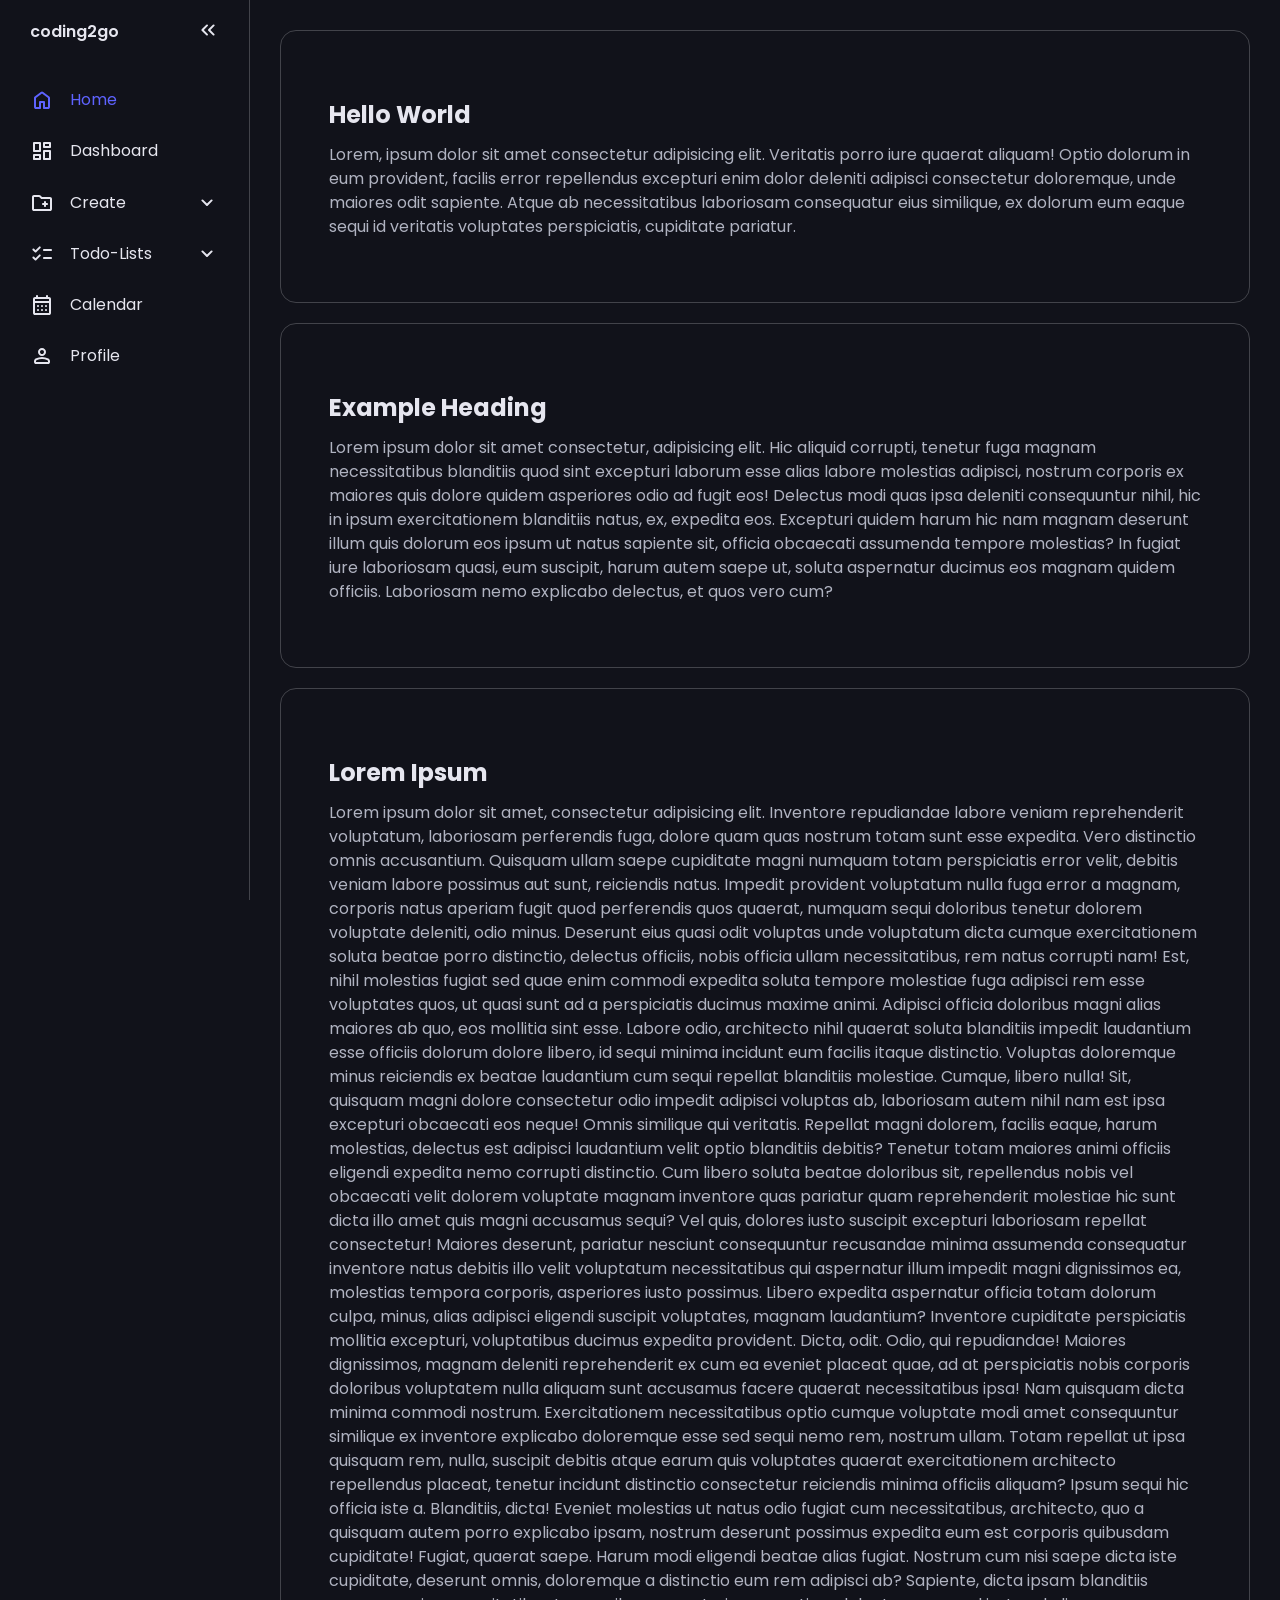
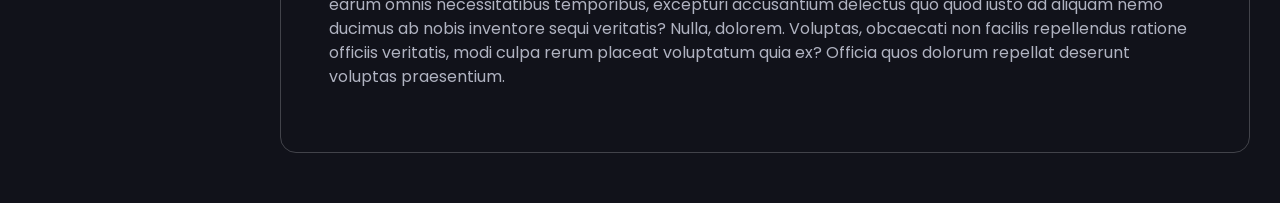
<file: E-Coding2GO/sidebar-menu/index.html>
<!DOCTYPE html>
<html lang="en">
<head>
  <meta charset="UTF-8">
  <meta name="viewport" content="width=device-width, initial-scale=1.0">
  <title>Home</title>
  <link rel="stylesheet" href="style.css">
  <script type="text/javascript" src="app.js" defer></script>
</head>
<body>
  <nav id="sidebar">
    <ul>
      <li>
        <span class="logo">coding2go</span>
        <button onclick=toggleSidebar() id="toggle-btn">
          <svg xmlns="http://www.w3.org/2000/svg" height="24px" viewBox="0 -960 960 960" width="24px" fill="#e8eaed"><path d="m313-480 155 156q11 11 11.5 27.5T468-268q-11 11-28 11t-28-11L228-452q-6-6-8.5-13t-2.5-15q0-8 2.5-15t8.5-13l184-184q11-11 27.5-11.5T468-692q11 11 11 28t-11 28L313-480Zm264 0 155 156q11 11 11.5 27.5T732-268q-11 11-28 11t-28-11L492-452q-6-6-8.5-13t-2.5-15q0-8 2.5-15t8.5-13l184-184q11-11 27.5-11.5T732-692q11 11 11 28t-11 28L577-480Z"/></svg>
        </button>
      </li>
      <li class="active">
        <a href="index.html">
          <svg xmlns="http://www.w3.org/2000/svg" height="24px" viewBox="0 -960 960 960" width="24px" fill="#e8eaed"><path d="M240-200h120v-200q0-17 11.5-28.5T400-440h160q17 0 28.5 11.5T600-400v200h120v-360L480-740 240-560v360Zm-80 0v-360q0-19 8.5-36t23.5-28l240-180q21-16 48-16t48 16l240 180q15 11 23.5 28t8.5 36v360q0 33-23.5 56.5T720-120H560q-17 0-28.5-11.5T520-160v-200h-80v200q0 17-11.5 28.5T400-120H240q-33 0-56.5-23.5T160-200Zm320-270Z"/></svg>
          <span>Home</span>
        </a>
      </li>
      <li>
        <a href="dashboard.html">
          <svg xmlns="http://www.w3.org/2000/svg" height="24px" viewBox="0 -960 960 960" width="24px" fill="#e8eaed"><path d="M520-640v-160q0-17 11.5-28.5T560-840h240q17 0 28.5 11.5T840-800v160q0 17-11.5 28.5T800-600H560q-17 0-28.5-11.5T520-640ZM120-480v-320q0-17 11.5-28.5T160-840h240q17 0 28.5 11.5T440-800v320q0 17-11.5 28.5T400-440H160q-17 0-28.5-11.5T120-480Zm400 320v-320q0-17 11.5-28.5T560-520h240q17 0 28.5 11.5T840-480v320q0 17-11.5 28.5T800-120H560q-17 0-28.5-11.5T520-160Zm-400 0v-160q0-17 11.5-28.5T160-360h240q17 0 28.5 11.5T440-320v160q0 17-11.5 28.5T400-120H160q-17 0-28.5-11.5T120-160Zm80-360h160v-240H200v240Zm400 320h160v-240H600v240Zm0-480h160v-80H600v80ZM200-200h160v-80H200v80Zm160-320Zm240-160Zm0 240ZM360-280Z"/></svg>
          <span>Dashboard</span>
        </a>
      </li>
      <li>
        <button onclick=toggleSubMenu(this) class="dropdown-btn">
          <svg xmlns="http://www.w3.org/2000/svg" height="24px" viewBox="0 -960 960 960" width="24px" fill="#e8eaed"><path d="M160-160q-33 0-56.5-23.5T80-240v-480q0-33 23.5-56.5T160-800h207q16 0 30.5 6t25.5 17l57 57h320q33 0 56.5 23.5T880-640v400q0 33-23.5 56.5T800-160H160Zm0-80h640v-400H447l-80-80H160v480Zm0 0v-480 480Zm400-160v40q0 17 11.5 28.5T600-320q17 0 28.5-11.5T640-360v-40h40q17 0 28.5-11.5T720-440q0-17-11.5-28.5T680-480h-40v-40q0-17-11.5-28.5T600-560q-17 0-28.5 11.5T560-520v40h-40q-17 0-28.5 11.5T480-440q0 17 11.5 28.5T520-400h40Z"/></svg>
          <span>Create</span>
          <svg xmlns="http://www.w3.org/2000/svg" height="24px" viewBox="0 -960 960 960" width="24px" fill="#e8eaed"><path d="M480-361q-8 0-15-2.5t-13-8.5L268-556q-11-11-11-28t11-28q11-11 28-11t28 11l156 156 156-156q11-11 28-11t28 11q11 11 11 28t-11 28L508-372q-6 6-13 8.5t-15 2.5Z"/></svg>
        </button>
        <ul class="sub-menu">
          <div>
            <li><a href="#">Folder</a></li>
            <li><a href="#">Document</a></li>
            <li><a href="#">Project</a></li>
          </div>
        </ul>
      </li>
      <li>
        <button onclick=toggleSubMenu(this) class="dropdown-btn">
          <svg xmlns="http://www.w3.org/2000/svg" height="24px" viewBox="0 -960 960 960" width="24px" fill="#e8eaed"><path d="m221-313 142-142q12-12 28-11.5t28 12.5q11 12 11 28t-11 28L250-228q-12 12-28 12t-28-12l-86-86q-11-11-11-28t11-28q11-11 28-11t28 11l57 57Zm0-320 142-142q12-12 28-11.5t28 12.5q11 12 11 28t-11 28L250-548q-12 12-28 12t-28-12l-86-86q-11-11-11-28t11-28q11-11 28-11t28 11l57 57Zm339 353q-17 0-28.5-11.5T520-320q0-17 11.5-28.5T560-360h280q17 0 28.5 11.5T880-320q0 17-11.5 28.5T840-280H560Zm0-320q-17 0-28.5-11.5T520-640q0-17 11.5-28.5T560-680h280q17 0 28.5 11.5T880-640q0 17-11.5 28.5T840-600H560Z"/></svg>
          <span>Todo-Lists</span>
          <svg xmlns="http://www.w3.org/2000/svg" height="24px" viewBox="0 -960 960 960" width="24px" fill="#e8eaed"><path d="M480-361q-8 0-15-2.5t-13-8.5L268-556q-11-11-11-28t11-28q11-11 28-11t28 11l156 156 156-156q11-11 28-11t28 11q11 11 11 28t-11 28L508-372q-6 6-13 8.5t-15 2.5Z"/></svg>
        </button>
        <ul class="sub-menu">
          <div>
            <li><a href="#">Work</a></li>
            <li><a href="#">Private</a></li>
            <li><a href="#">Coding</a></li>
            <li><a href="#">Gardening</a></li>
            <li><a href="#">School</a></li>
          </div>
        </ul>
      </li>
      <li>
        <a href="calendar.html">
          <svg xmlns="http://www.w3.org/2000/svg" height="24px" viewBox="0 -960 960 960" width="24px" fill="#e8eaed"><path d="M200-80q-33 0-56.5-23.5T120-160v-560q0-33 23.5-56.5T200-800h40v-40q0-17 11.5-28.5T280-880q17 0 28.5 11.5T320-840v40h320v-40q0-17 11.5-28.5T680-880q17 0 28.5 11.5T720-840v40h40q33 0 56.5 23.5T840-720v560q0 33-23.5 56.5T760-80H200Zm0-80h560v-400H200v400Zm0-480h560v-80H200v80Zm0 0v-80 80Zm280 240q-17 0-28.5-11.5T440-440q0-17 11.5-28.5T480-480q17 0 28.5 11.5T520-440q0 17-11.5 28.5T480-400Zm-160 0q-17 0-28.5-11.5T280-440q0-17 11.5-28.5T320-480q17 0 28.5 11.5T360-440q0 17-11.5 28.5T320-400Zm320 0q-17 0-28.5-11.5T600-440q0-17 11.5-28.5T640-480q17 0 28.5 11.5T680-440q0 17-11.5 28.5T640-400ZM480-240q-17 0-28.5-11.5T440-280q0-17 11.5-28.5T480-320q17 0 28.5 11.5T520-280q0 17-11.5 28.5T480-240Zm-160 0q-17 0-28.5-11.5T280-280q0-17 11.5-28.5T320-320q17 0 28.5 11.5T360-280q0 17-11.5 28.5T320-240Zm320 0q-17 0-28.5-11.5T600-280q0-17 11.5-28.5T640-320q17 0 28.5 11.5T680-280q0 17-11.5 28.5T640-240Z"/></svg>
          <span>Calendar</span>
        </a>
      </li>
      <li>
        <a href="profile.html">
          <svg xmlns="http://www.w3.org/2000/svg" height="24px" viewBox="0 -960 960 960" width="24px" fill="#e8eaed"><path d="M480-480q-66 0-113-47t-47-113q0-66 47-113t113-47q66 0 113 47t47 113q0 66-47 113t-113 47ZM160-240v-32q0-34 17.5-62.5T224-378q62-31 126-46.5T480-440q66 0 130 15.5T736-378q29 15 46.5 43.5T800-272v32q0 33-23.5 56.5T720-160H240q-33 0-56.5-23.5T160-240Zm80 0h480v-32q0-11-5.5-20T700-306q-54-27-109-40.5T480-360q-56 0-111 13.5T260-306q-9 5-14.5 14t-5.5 20v32Zm240-320q33 0 56.5-23.5T560-640q0-33-23.5-56.5T480-720q-33 0-56.5 23.5T400-640q0 33 23.5 56.5T480-560Zm0-80Zm0 400Z"/></svg>
          <span>Profile</span>
        </a>
      </li>
    </ul>
  </nav>
  <main>
    <div class="container">
      <h2>Hello World</h2>
      <p>Lorem, ipsum dolor sit amet consectetur adipisicing elit. Veritatis porro iure quaerat aliquam! Optio dolorum in eum provident, facilis error repellendus excepturi enim dolor deleniti adipisci consectetur doloremque, unde maiores odit sapiente. Atque ab necessitatibus laboriosam consequatur eius similique, ex dolorum eum eaque sequi id veritatis voluptates perspiciatis, cupiditate pariatur.</p>
    </div>
    <div class="container">
      <h2>Example Heading</h2>
      <p>Lorem ipsum dolor sit amet consectetur, adipisicing elit. Hic aliquid corrupti, tenetur fuga magnam necessitatibus blanditiis quod sint excepturi laborum esse alias labore molestias adipisci, nostrum corporis ex maiores quis dolore quidem asperiores odio ad fugit eos! Delectus modi quas ipsa deleniti consequuntur nihil, hic in ipsum exercitationem blanditiis natus, ex, expedita eos. Excepturi quidem harum hic nam magnam deserunt illum quis dolorum eos ipsum ut natus sapiente sit, officia obcaecati assumenda tempore molestias? In fugiat iure laboriosam quasi, eum suscipit, harum autem saepe ut, soluta aspernatur ducimus eos magnam quidem officiis. Laboriosam nemo explicabo delectus, et quos vero cum?</p>
    </div>
    <div class="container">
      <h2>Lorem Ipsum</h2>
      <p>Lorem ipsum dolor sit amet, consectetur adipisicing elit. Inventore repudiandae labore veniam reprehenderit voluptatum, laboriosam perferendis fuga, dolore quam quas nostrum totam sunt esse expedita. Vero distinctio omnis accusantium. Quisquam ullam saepe cupiditate magni numquam totam perspiciatis error velit, debitis veniam labore possimus aut sunt, reiciendis natus. Impedit provident voluptatum nulla fuga error a magnam, corporis natus aperiam fugit quod perferendis quos quaerat, numquam sequi doloribus tenetur dolorem voluptate deleniti, odio minus. Deserunt eius quasi odit voluptas unde voluptatum dicta cumque exercitationem soluta beatae porro distinctio, delectus officiis, nobis officia ullam necessitatibus, rem natus corrupti nam! Est, nihil molestias fugiat sed quae enim commodi expedita soluta tempore molestiae fuga adipisci rem esse voluptates quos, ut quasi sunt ad a perspiciatis ducimus maxime animi. Adipisci officia doloribus magni alias maiores ab quo, eos mollitia sint esse. Labore odio, architecto nihil quaerat soluta blanditiis impedit laudantium esse officiis dolorum dolore libero, id sequi minima incidunt eum facilis itaque distinctio. Voluptas doloremque minus reiciendis ex beatae laudantium cum sequi repellat blanditiis molestiae. Cumque, libero nulla! Sit, quisquam magni dolore consectetur odio impedit adipisci voluptas ab, laboriosam autem nihil nam est ipsa excepturi obcaecati eos neque! Omnis similique qui veritatis. Repellat magni dolorem, facilis eaque, harum molestias, delectus est adipisci laudantium velit optio blanditiis debitis? Tenetur totam maiores animi officiis eligendi expedita nemo corrupti distinctio. Cum libero soluta beatae doloribus sit, repellendus nobis vel obcaecati velit dolorem voluptate magnam inventore quas pariatur quam reprehenderit molestiae hic sunt dicta illo amet quis magni accusamus sequi? Vel quis, dolores iusto suscipit excepturi laboriosam repellat consectetur! Maiores deserunt, pariatur nesciunt consequuntur recusandae minima assumenda consequatur inventore natus debitis illo velit voluptatum necessitatibus qui aspernatur illum impedit magni dignissimos ea, molestias tempora corporis, asperiores iusto possimus. Libero expedita aspernatur officia totam dolorum culpa, minus, alias adipisci eligendi suscipit voluptates, magnam laudantium? Inventore cupiditate perspiciatis mollitia excepturi, voluptatibus ducimus expedita provident. Dicta, odit. Odio, qui repudiandae! Maiores dignissimos, magnam deleniti reprehenderit ex cum ea eveniet placeat quae, ad at perspiciatis nobis corporis doloribus voluptatem nulla aliquam sunt accusamus facere quaerat necessitatibus ipsa! Nam quisquam dicta minima commodi nostrum. Exercitationem necessitatibus optio cumque voluptate modi amet consequuntur similique ex inventore explicabo doloremque esse sed sequi nemo rem, nostrum ullam. Totam repellat ut ipsa quisquam rem, nulla, suscipit debitis atque earum quis voluptates quaerat exercitationem architecto repellendus placeat, tenetur incidunt distinctio consectetur reiciendis minima officiis aliquam? Ipsum sequi hic officia iste a. Blanditiis, dicta! Eveniet molestias ut natus odio fugiat cum necessitatibus, architecto, quo a quisquam autem porro explicabo ipsam, nostrum deserunt possimus expedita eum est corporis quibusdam cupiditate! Fugiat, quaerat saepe. Harum modi eligendi beatae alias fugiat. Nostrum cum nisi saepe dicta iste cupiditate, deserunt omnis, doloremque a distinctio eum rem adipisci ab? Sapiente, dicta ipsam blanditiis earum omnis necessitatibus temporibus, excepturi accusantium delectus quo quod iusto ad aliquam nemo ducimus ab nobis inventore sequi veritatis? Nulla, dolorem. Voluptas, obcaecati non facilis repellendus ratione officiis veritatis, modi culpa rerum placeat voluptatum quia ex? Officia quos dolorum repellat deserunt voluptas praesentium.</p>
    </div>
  </main>
</body>
</html>
</file>
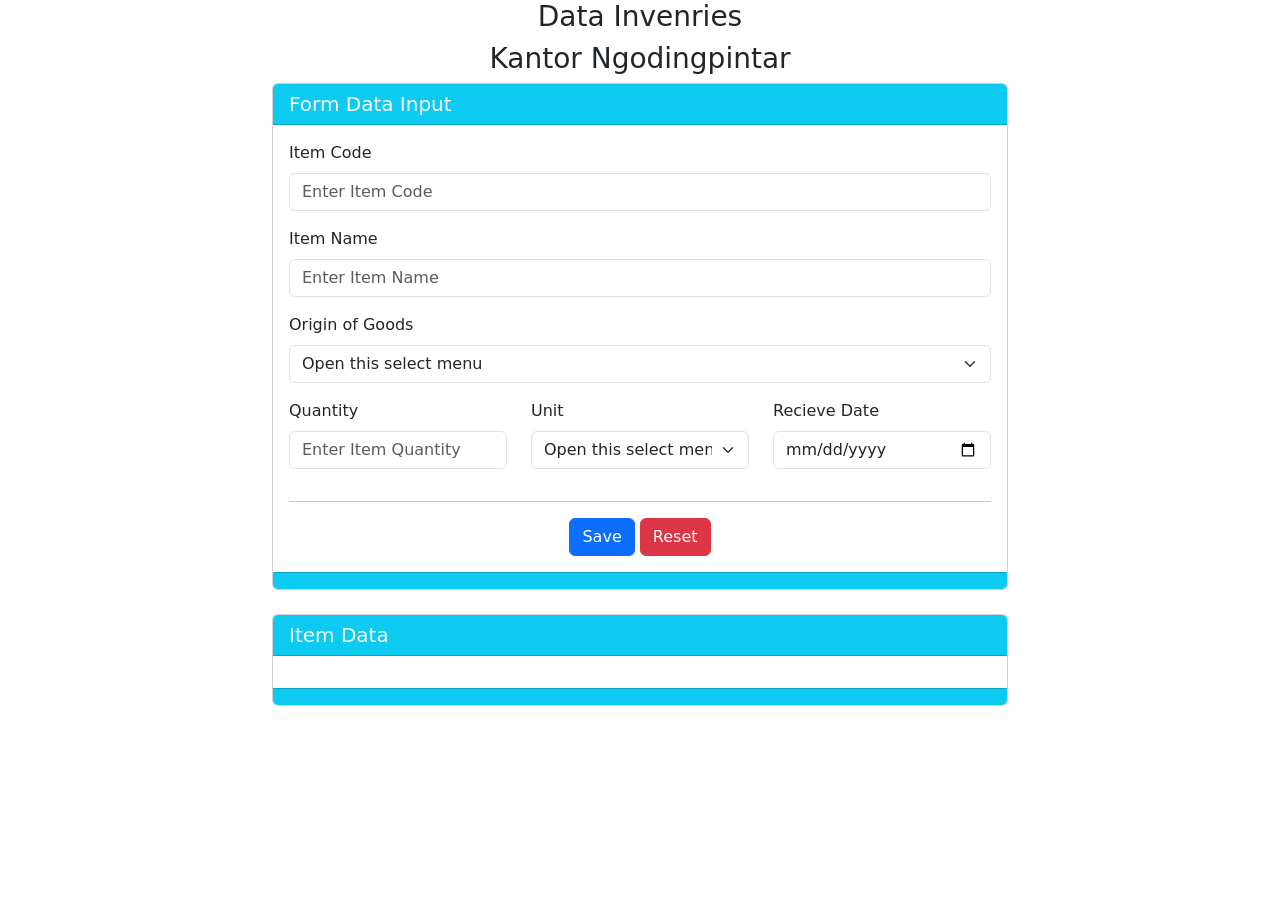
<file: B-H-Ngoding-Pintar/PHP-&-MySQL-CRUD-+-Bootstrap-5-on-a-single-page/#1-Introduction-and-Interface-Design-Part-1/index.html>
<!doctype html>
<html lang="en">
  <head>
    <meta charset="UTF-8" />
    <meta name="viewport" content="width=device-width, initial-scale=1.0" />
    <title>#1 index.html</title>

    <!-- Bootstrap 5 CSS-->
    <link
      href="https://cdn.jsdelivr.net/npm/bootstrap@5.0.2/dist/css/bootstrap.min.css"
      rel="stylesheet"
      integrity="sha384-EVSTQN3/azprG1Anm3QDgpJLIm9Nao0Yz1ztcQTwFspd3yD65VohhpuuCOmLASjC"
      crossorigin="anonymous"
    />
  </head>

  <body>
    <!-- //Begin container -->
    <div class="container">
      <h3 class="text-center">Data Invenries</h3>
      <h3 class="text-center">Kantor Ngodingpintar</h3>

      <!-- //Begin row -->
      <div class="row">
        <!-- //Begin col -->
        <!-- <div class="col-md-6 mx-auto"> -->
        <!-- col-md-6: This class is used to define a column that takes up 6 out of 12 available grid columns on medium-sized screens (≥768px). It means that the column will occupy half of the available width on medium and larger screens. -->
        <div class="col-md-8 mx-auto">
          <!-- col-md-8: This class is used to define a column that takes up 8 out of 12 available grid columns on medium-sized screens (≥768px). It means that the column will occupy two-thirds of the available width on medium and larger screens. -->
          <!-- mx-auto: This class is used to center the column horizontally within its parent container. It applies automatic left and right margins to the column, effectively centering it on the page. In this case, the column will take up 6 out of 12 available grid columns (50% width) and will be centered in the middle of the row. -->

          <div class="card">
            <h5 class="card-header bg-info text-light">Form Data Input</h5>

            <!-- //Begin card-body -->
            <div class="card-body">
              <form method="post">
                <div class="mb-3">
                  <label class="form-label">Item Code</label>
                  <input
                    type="text"
                    name="itemcode"
                    class="form-control"
                    id="exampleFormControlInput1"
                    placeholder="Enter Item Code"
                  />
                </div>

                <div class="mb-3">
                  <label class="form-label">Item Name</label>
                  <input
                    type="text"
                    name="itemname"
                    class="form-control"
                    id="exampleFormControlInput1"
                    placeholder="Enter Item Name"
                  />
                </div>

                <div class="mb-3">
                  <label class="form-label">Origin of Goods</label>
                  <select class="form-select" name="originofgoods">
                    <option>Open this select menu</option>
                    <option>--Select--</option>
                    <option value="Purchase">Purchase</option>
                    <option value="Grant">Grant</option>
                    <option value="Help">Help</option>
                    <option value="Donation">Donation</option>
                  </select>
                </div>

                <div class="row">
                  <div class="col">
                    <div class="mb-3">
                      <label class="form-label">Quantity</label>
                      <input
                        type="number"
                        name="number"
                        class="form-control"
                        id="exampleFormControlInput1"
                        placeholder="Enter Item Quantity"
                      />
                    </div>
                  </div>
                  <div class="col">
                    <div class="mb-3">
                      <label class="form-label">Unit</label>
                      <select class="form-select" name="unit">
                        <option>Open this select menu</option>
                        <option>--Select--</option>
                        <option value="Unit">Unit</option>
                        <option value="Box">Box</option>
                        <option value="Pcs">Pcs</option>
                        <option value="Pack">Pack</option>
                      </select>
                    </div>
                  </div>

                  <div class="col">
                    <div class="mb-3">
                      <label class="form-label">Recieve Date</label>
                      <input
                        type="date"
                        name="date"
                        class="form-control"
                        /* id="exampleFormControlInput1" */
                        placeholder="Enter Date"
                      />
                    </div>
                  </div>

                 <div class="text-center">
                  <hr>
                  <button class="btn btn-primary" name="save" type="submit">Save</button>
                  <button class="btn btn-danger" name="reset" type="submit">Reset</button>
                 </div>

                </div>
              </form>
            </div>
            <!-- //End card-body -->

            <div class="card-footer bg-info text-light"></div>
          </div>

          <div class="card mt-4">
            <h5 class="card-header bg-info text-light">Item Data</h5>
            <div class="card-body"></div>

            <div class="card-footer bg-info text-light"></div>
          </div>
        </div>
        <!-- //End col -->
      </div>
      <!-- //End row -->
    </div>
    <!-- //End container -->

    <!-- Bootstrap 5 JS-->
    <script
      src="https://cdn.jsdelivr.net/npm/bootstrap@5.0.2/dist/js/bootstrap.bundle.min.js"
      integrity="sha384-MrcW6ZMFYlzcLA8Nl+NtUVF0sA7MsXsP1UyJoMp4YLEuNSfAP+JcXn/tWtIaxVXM"
      crossorigin="anonymous"
    ></script>
  </body>
</html>
</file>
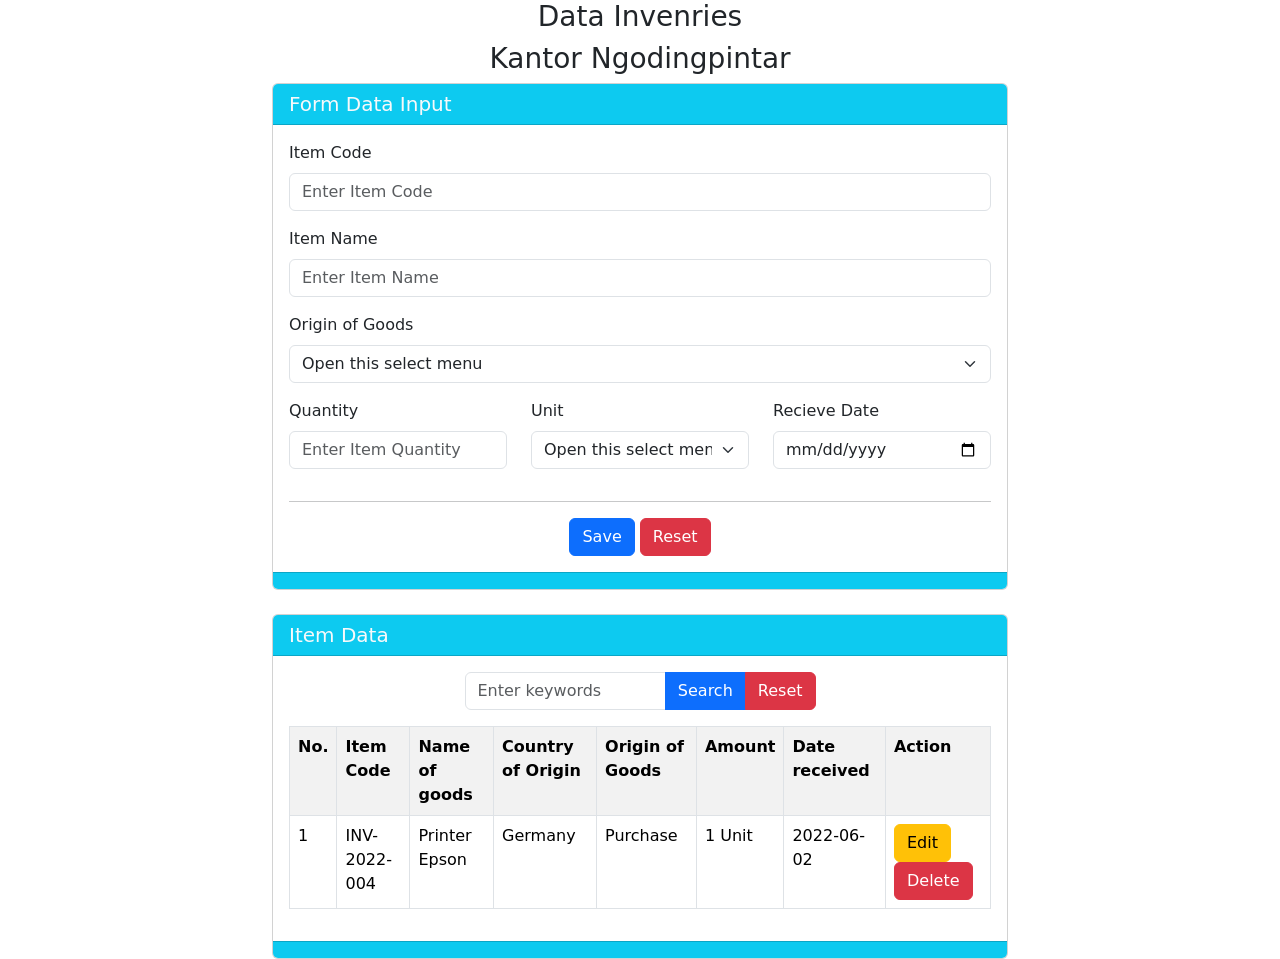
<file: B-H-Ngoding-Pintar/PHP-&-MySQL-CRUD-+-Bootstrap-5-on-a-single-page/#2-Advanced-Interface-Design-Part-2/index.html>
<!doctype html>
<html lang="en">
  <head>
    <meta charset="UTF-8" />
    <meta name="viewport" content="width=device-width, initial-scale=1.0" />
    <title>#2 index.html</title>

    <!-- Bootstrap 5 CSS-->
    <link
      href="https://cdn.jsdelivr.net/npm/bootstrap@5.0.2/dist/css/bootstrap.min.css"
      rel="stylesheet"
      integrity="sha384-EVSTQN3/azprG1Anm3QDgpJLIm9Nao0Yz1ztcQTwFspd3yD65VohhpuuCOmLASjC"
      crossorigin="anonymous"
    />
  </head>

  <body>
    <!-- //Begin container -->
    <div class="container">
      <h3 class="text-center">Data Invenries</h3>
      <h3 class="text-center">Kantor Ngodingpintar</h3>

      <!-- //Begin row -->
      <div class="row">
        <!-- //Begin col -->
        <!-- <div class="col-md-6 mx-auto"> -->
        <!-- col-md-6: This class is used to define a column that takes up 6 out of 12 available grid columns on medium-sized screens (≥768px). It means that the column will occupy half of the available width on medium and larger screens. -->
        <div class="col-md-8 mx-auto">
          <!-- col-md-8: This class is used to define a column that takes up 8 out of 12 available grid columns on medium-sized screens (≥768px). It means that the column will occupy two-thirds of the available width on medium and larger screens. -->
          <!-- mx-auto: This class is used to center the column horizontally within its parent container. It applies automatic left and right margins to the column, effectively centering it on the page. In this case, the column will take up 6 out of 12 available grid columns (50% width) and will be centered in the middle of the row. -->

          <div class="card">
            <h5 class="card-header bg-info text-light">Form Data Input</h5>

            <!-- //Begin card-body -->
            <div class="card-body">
              <form method="post">
                <div class="mb-3">
                  <label class="form-label">Item Code</label>
                  <input
                    type="text"
                    name="itemcode"
                    class="form-control"
                    id="exampleFormControlInput1"
                    placeholder="Enter Item Code"
                  />
                </div>

                <div class="mb-3">
                  <label class="form-label">Item Name</label>
                  <input
                    type="text"
                    name="itemname"
                    class="form-control"
                    id="exampleFormControlInput1"
                    placeholder="Enter Item Name"
                  />
                </div>

                <div class="mb-3">
                  <label class="form-label">Origin of Goods</label>
                  <select class="form-select" name="originofgoods">
                    <option>Open this select menu</option>
                    <option>--Select--</option>
                    <option value="Purchase">Purchase</option>
                    <option value="Grant">Grant</option>
                    <option value="Help">Help</option>
                    <option value="Donation">Donation</option>
                  </select>
                </div>

                <div class="row">
                  <div class="col">
                    <div class="mb-3">
                      <label class="form-label">Quantity</label>
                      <input
                        type="number"
                        name="number"
                        class="form-control"
                        id="exampleFormControlInput1"
                        placeholder="Enter Item Quantity"
                      />
                    </div>
                  </div>
                  <div class="col">
                    <div class="mb-3">
                      <label class="form-label">Unit</label>
                      <select class="form-select" name="unit">
                        <option>Open this select menu</option>
                        <option>--Select--</option>
                        <option value="Unit">Unit</option>
                        <option value="Box">Box</option>
                        <option value="Pcs">Pcs</option>
                        <option value="Pack">Pack</option>
                      </select>
                    </div>
                  </div>

                  <div class="col">
                    <div class="mb-3">
                      <label class="form-label">Recieve Date</label>
                      <input
                        type="date"
                        name="date"
                        class="form-control"
                        /* id="exampleFormControlInput1" */
                        placeholder="Enter Date"
                      />
                    </div>
                  </div>

                 <div class="text-center">
                  <hr>
                  <button class="btn btn-primary" name="save" type="submit">Save</button>
                  <button class="btn btn-danger" name="reset" type="submit">Reset</button>
                 </div>

                </div>
              </form>
            </div>
            <!-- //End card-body -->

            <div class="card-footer bg-info text-light"></div>
          </div>

          <div class="card mt-4">
            <h5 class="card-header bg-info text-light">Item Data</h5>
            <div class="card-body">
            <div class="col-md-6 mx-auto">
              <form method="POST">
                <div class="input-group mb-3">
                  <input type="text" name="search" class="form-control" placeholder="Enter keywords" />
                  <button class="btn btn-primary" name="bsearch" type="submit">Search</button>
                  <button class="btn btn-danger" name="breset"  type="submit">Reset</button>
                </div>
              </form>
            </div>

              <table class="table table-striped table-bordered">
                <tr>
                  <th>No.</th>
                  <th>Item Code</th>
                  <th>Name of goods</th>
                  <th>Country of Origin</th>
                  <th>Origin of Goods</th>
                  <th>Amount</th>
                  <th>Date received</th>
                  <th>Action</th>
                </tr>
                  <td>1</td>
                  <td>INV-2022-004</td>
                  <td>Printer Epson</td>
                  <td>Germany</td>
                  <td>Purchase</td>
                  <td>1 Unit</td>
                  <td>2022-06-02</td>
                  <td>
                    <a href="#" class="btn btn-warning">Edit</a>
                    <a href="#" class="btn btn-danger">Delete</a>
                  </td>
               <tr>

                </tr>
              </table>
            </div>

            <div class="card-footer bg-info text-light"></div>
          </div>
        </div>
        <!-- //End col -->
      </div>
      <!-- //End row -->
    </div>
    <!-- //End container -->

    <!-- Bootstrap 5 JS-->
    <script
      src="https://cdn.jsdelivr.net/npm/bootstrap@5.0.2/dist/js/bootstrap.bundle.min.js"
      integrity="sha384-MrcW6ZMFYlzcLA8Nl+NtUVF0sA7MsXsP1UyJoMp4YLEuNSfAP+JcXn/tWtIaxVXM"
      crossorigin="anonymous"
    ></script>
  </body>
</html>
</file>
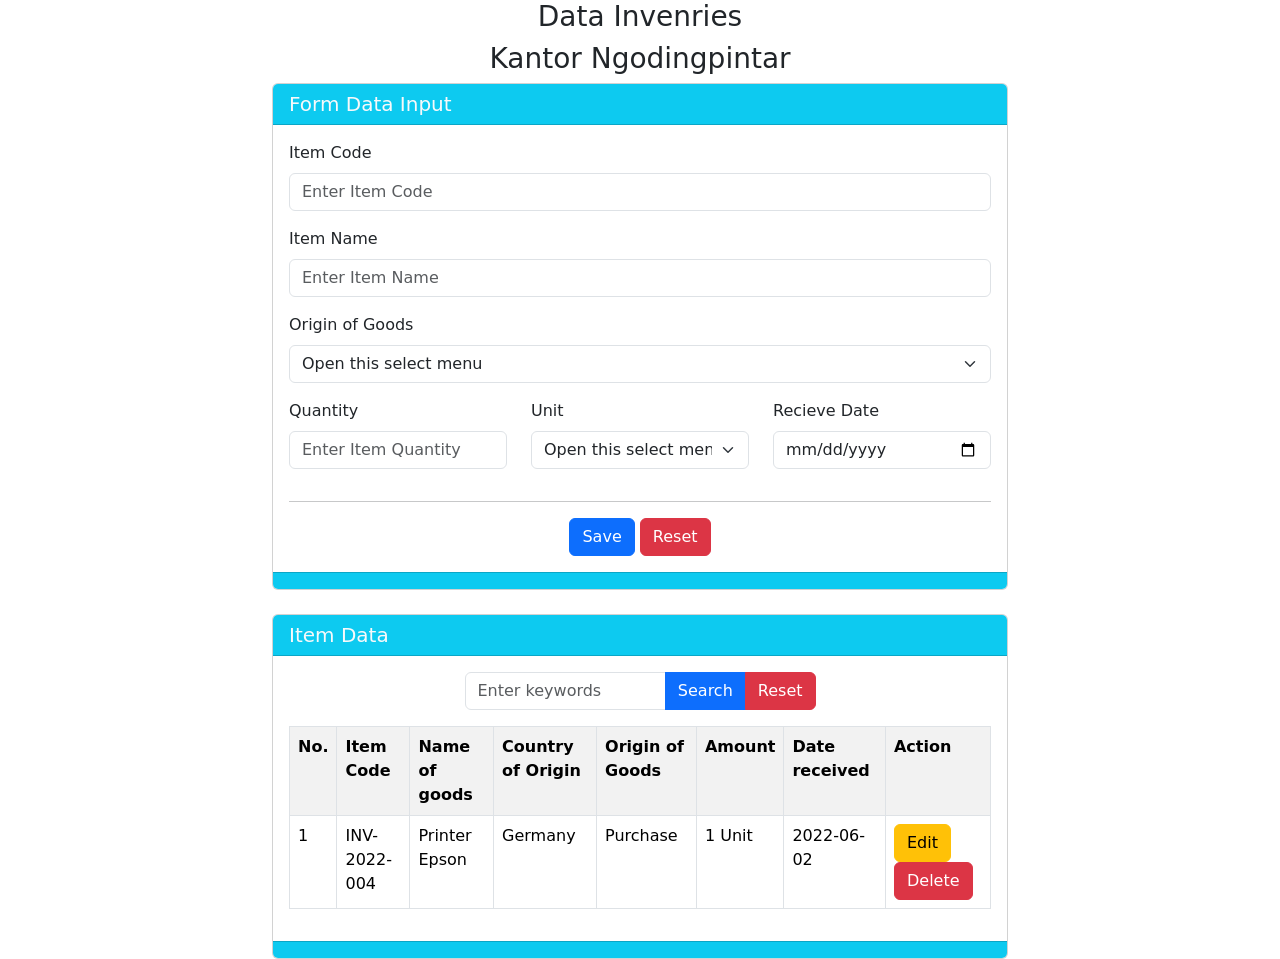
<file: B-H-Ngoding-Pintar/PHP-&-MySQL-CRUD-+-Bootstrap-5-on-a-single-page/#3-Database-Designn-Part-3/index.html>
<!doctype html>
<html lang="en">
  <head>
    <meta charset="UTF-8" />
    <meta name="viewport" content="width=device-width, initial-scale=1.0" />
    <title>#3 index.html</title>

    <!-- Bootstrap 5 CSS-->
    <link
      href="https://cdn.jsdelivr.net/npm/bootstrap@5.0.2/dist/css/bootstrap.min.css"
      rel="stylesheet"
      integrity="sha384-EVSTQN3/azprG1Anm3QDgpJLIm9Nao0Yz1ztcQTwFspd3yD65VohhpuuCOmLASjC"
      crossorigin="anonymous"
    />
  </head>

  <body>
    <!-- //Begin container -->
    <div class="container">
      <h3 class="text-center">Data Invenries</h3>
      <h3 class="text-center">Kantor Ngodingpintar</h3>

      <!-- //Begin row -->
      <div class="row">
        <!-- //Begin col -->
        <!-- <div class="col-md-6 mx-auto"> -->
        <!-- col-md-6: This class is used to define a column that takes up 6 out of 12 available grid columns on medium-sized screens (≥768px). It means that the column will occupy half of the available width on medium and larger screens. -->
        <div class="col-md-8 mx-auto">
          <!-- col-md-8: This class is used to define a column that takes up 8 out of 12 available grid columns on medium-sized screens (≥768px). It means that the column will occupy two-thirds of the available width on medium and larger screens. -->
          <!-- mx-auto: This class is used to center the column horizontally within its parent container. It applies automatic left and right margins to the column, effectively centering it on the page. In this case, the column will take up 6 out of 12 available grid columns (50% width) and will be centered in the middle of the row. -->

          <div class="card">
            <h5 class="card-header bg-info text-light">Form Data Input</h5>

            <!-- //Begin card-body -->
            <div class="card-body">
              <form method="post">
                <div class="mb-3">
                  <label class="form-label">Item Code</label>
                  <input
                    type="text"
                    name="itemcode"
                    class="form-control"
                    id="exampleFormControlInput1"
                    placeholder="Enter Item Code"
                  />
                </div>

                <div class="mb-3">
                  <label class="form-label">Item Name</label>
                  <input
                    type="text"
                    name="itemname"
                    class="form-control"
                    id="exampleFormControlInput1"
                    placeholder="Enter Item Name"
                  />
                </div>

                <div class="mb-3">
                  <label class="form-label">Origin of Goods</label>
                  <select class="form-select" name="originofgoods">
                    <option>Open this select menu</option>
                    <option>--Select--</option>
                    <option value="Purchase">Purchase</option>
                    <option value="Grant">Grant</option>
                    <option value="Help">Help</option>
                    <option value="Donation">Donation</option>
                  </select>
                </div>

                <div class="row">
                  <div class="col">
                    <div class="mb-3">
                      <label class="form-label">Quantity</label>
                      <input
                        type="number"
                        name="number"
                        class="form-control"
                        id="exampleFormControlInput1"
                        placeholder="Enter Item Quantity"
                      />
                    </div>
                  </div>
                  <div class="col">
                    <div class="mb-3">
                      <label class="form-label">Unit</label>
                      <select class="form-select" name="unit">
                        <option>Open this select menu</option>
                        <option>--Select--</option>
                        <option value="Unit">Unit</option>
                        <option value="Box">Box</option>
                        <option value="Pcs">Pcs</option>
                        <option value="Pack">Pack</option>
                      </select>
                    </div>
                  </div>

                  <div class="col">
                    <div class="mb-3">
                      <label class="form-label">Recieve Date</label>
                      <input
                        type="date"
                        name="date"
                        class="form-control"
                        /* id="exampleFormControlInput1" */
                        placeholder="Enter Date"
                      />
                    </div>
                  </div>

                 <div class="text-center">
                  <hr>
                  <button class="btn btn-primary" name="save" type="submit">Save</button>
                  <button class="btn btn-danger" name="reset" type="submit">Reset</button>
                 </div>

                </div>
              </form>
            </div>
            <!-- //End card-body -->

            <div class="card-footer bg-info text-light"></div>
          </div>

          <div class="card mt-4">
            <h5 class="card-header bg-info text-light">Item Data</h5>
            <div class="card-body">
            <div class="col-md-6 mx-auto">
              <form method="POST">
                <div class="input-group mb-3">
                  <input type="text" name="search" class="form-control" placeholder="Enter keywords" />
                  <button class="btn btn-primary" name="bsearch" type="submit">Search</button>
                  <button class="btn btn-danger" name="breset"  type="submit">Reset</button>
                </div>
              </form>
            </div>

              <table class="table table-striped table-bordered">
                <tr>
                  <th>No.</th>
                  <th>Item Code</th>
                  <th>Name of goods</th>
                  <th>Country of Origin</th>
                  <th>Origin of Goods</th>
                  <th>Amount</th>
                  <th>Date received</th>
                  <th>Action</th>
                </tr>
                  <td>1</td>
                  <td>INV-2022-004</td>
                  <td>Printer Epson</td>
                  <td>Germany</td>
                  <td>Purchase</td>
                  <td>1 Unit</td>
                  <td>2022-06-02</td>
                  <td>
                    <a href="#" class="btn btn-warning">Edit</a>
                    <a href="#" class="btn btn-danger">Delete</a>
                  </td>
               <tr>

                </tr>
              </table>
            </div>

            <div class="card-footer bg-info text-light"></div>
          </div>
        </div>
        <!-- //End col -->
      </div>
      <!-- //End row -->
    </div>
    <!-- //End container -->

    <!-- Bootstrap 5 JS-->
    <script
      src="https://cdn.jsdelivr.net/npm/bootstrap@5.0.2/dist/js/bootstrap.bundle.min.js"
      integrity="sha384-MrcW6ZMFYlzcLA8Nl+NtUVF0sA7MsXsP1UyJoMp4YLEuNSfAP+JcXn/tWtIaxVXM"
      crossorigin="anonymous"
    ></script>
  </body>
</html>
</file>
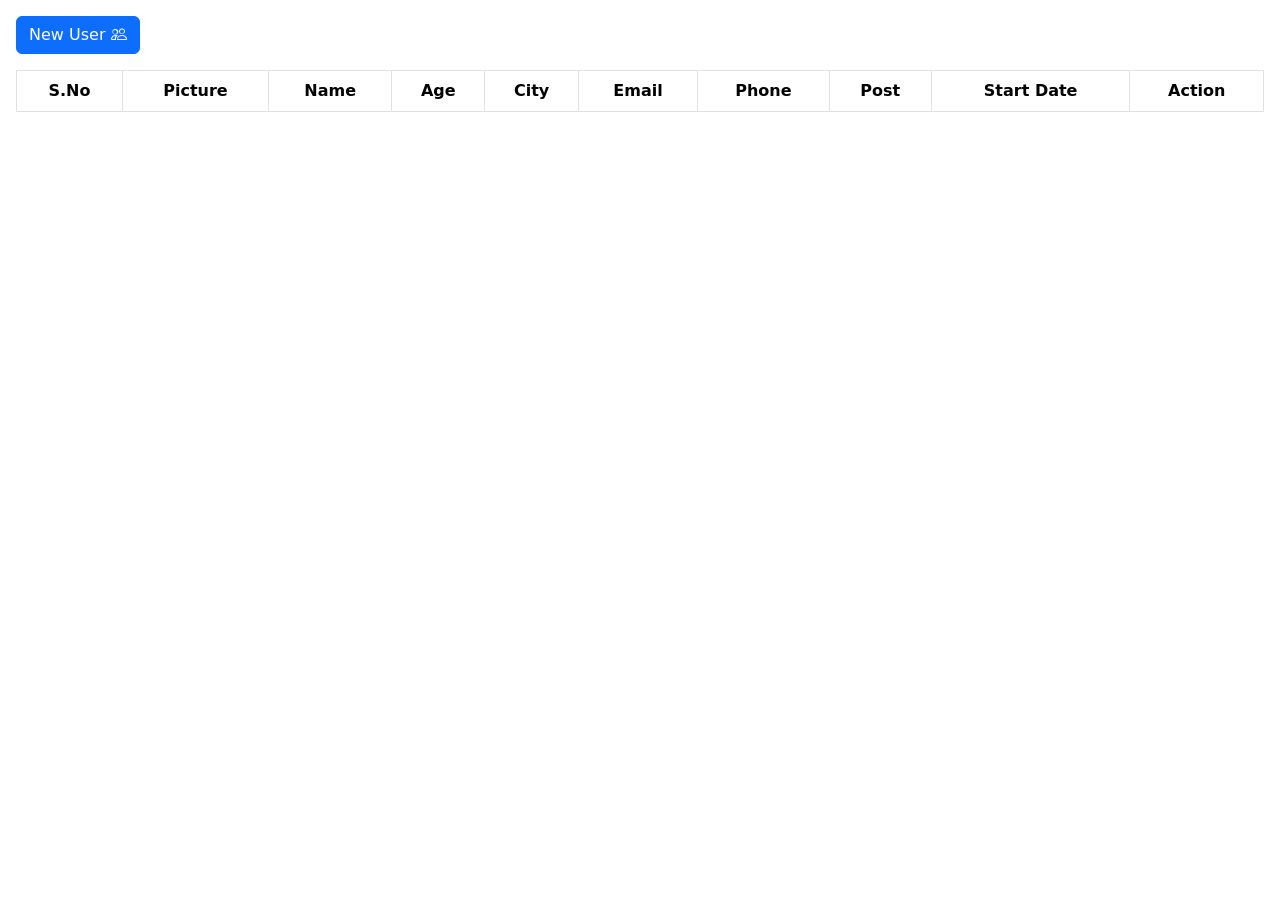
<file: B-H-Ngoding-Pintar/PHP-&-MySQL-CRUD-+-Bootstrap-5-on-a-single-page/CRUD-Bootstrapv5-JavaScript-Local-Storage-main/index.html>
<!doctype html>
<html lang="en">
  <head>
    <!-- Required meta tags -->
    <meta charset="utf-8">
    <meta name="viewport" content="width=device-width, initial-scale=1">

    <!-- Bootstrap CSS -->
    <link href="https://cdn.jsdelivr.net/npm/bootstrap@5.0.2/dist/css/bootstrap.min.css" rel="stylesheet" integrity="sha384-EVSTQN3/azprG1Anm3QDgpJLIm9Nao0Yz1ztcQTwFspd3yD65VohhpuuCOmLASjC" crossorigin="anonymous">

    <!--Bootstrap 5 icons CDN-->
    <link rel="stylesheet" href="https://cdn.jsdelivr.net/npm/bootstrap-icons@1.10.5/font/bootstrap-icons.css">

    <title>CRUD Operations</title>

    <link rel="stylesheet" href="style.css">
  </head>
  <body>
    

    <section class="p-3">

        <div class="row">
            <div class="col-12">
                <button class="btn btn-primary newUser" data-bs-toggle="modal" data-bs-target="#userForm">New User <i class="bi bi-people"></i></button>
            </div>
        </div>

        <div class="row">
            <div class="col-12">
                <table class="table table-striped table-hover mt-3 text-center table-bordered">

                    <thead>
                        <tr>
                            <th>S.No</th>
                            <th>Picture</th>
                            <th>Name</th>
                            <th>Age</th>
                            <th>City</th>
                            <th>Email</th>
                            <th>Phone</th>
                            <th>Post</th>
                            <th>Start Date</th>
                            <th>Action</th>
                        </tr>
                    </thead>

                    <tbody id="data"></tbody>

                </table>
            </div>
        </div>

    </section>


    <!--Modal Form-->
    <div class="modal fade" id="userForm">
        <div class="modal-dialog modal-dialog-centered modal-lg">
            <div class="modal-content">

                <div class="modal-header">
                    <h4 class="modal-title">Fill the Form</h4>
                    <button type="button" class="btn-close" data-bs-dismiss="modal" aria-label="Close"></button>
                </div>

                <div class="modal-body">

                    <form action="#" id="myForm">

                        <div class="card imgholder">
                            <label for="imgInput" class="upload">
                                <input type="file" name="" id="imgInput">
                                <i class="bi bi-plus-circle-dotted"></i>
                            </label>
                            <img src="./image/Profile Icon.webp" alt="" width="200" height="200" class="img">
                        </div>

                        <div class="inputField">
                            <div>
                                <label for="name">Name:</label>
                                <input type="text" name="" id="name" required>
                            </div>
                            <div>
                                <label for="age">Age:</label>
                                <input type="number" name="" id="age" required>
                            </div>
                            <div>
                                <label for="city">City:</label>
                                <input type="text" name="" id="city" required>
                            </div>
                            <div>
                                <label for="email">E-mail:</label>
                                <input type="email" name="" id="email" required>
                            </div>
                            <div>
                                <label for="phone">Number:</label>
                                <input type="text" name="" id="phone" minlength="11" maxlength="11" required>
                            </div>
                            <div>
                                <label for="post">Post:</label>
                                <input type="text" name="" id="post" required>
                            </div>
                            <div>
                                <label for="sDate">Start Date:</label>
                                <input type="date" name="" id="sDate" required>
                            </div>
                        </div>

                    </form>
                </div>

                <div class="modal-footer">
                    <button type="button" class="btn btn-secondary" data-bs-dismiss="modal">Close</button>
                    <button type="submit" form="myForm" class="btn btn-primary submit">Submit</button>
                </div>
            </div>
        </div>
    </div>

    <!--Read Data Modal-->
    <div class="modal fade" id="readData">
        <div class="modal-dialog modal-dialog-centered modal-lg">
            <div class="modal-content">

                <div class="modal-header">
                    <h4 class="modal-title">Profile</h4>
                    <button type="button" class="btn-close" data-bs-dismiss="modal" aria-label="Close"></button>
                </div>

                <div class="modal-body">

                    <form action="#" id="myForm">

                        <div class="card imgholder">
                            <img src="./image/Profile Icon.webp" alt="" width="200" height="200" class="showImg">
                        </div>

                        <div class="inputField">
                            <div>
                                <label for="name">Name:</label>
                                <input type="text" name="" id="showName" disabled>
                            </div>
                            <div>
                                <label for="age">Age:</label>
                                <input type="number" name="" id="showAge" disabled>
                            </div>
                            <div>
                                <label for="city">City:</label>
                                <input type="text" name="" id="showCity" disabled>
                            </div>
                            <div>
                                <label for="email">E-mail:</label>
                                <input type="email" name="" id="showEmail" disabled>
                            </div>
                            <div>
                                <label for="phone">Number:</label>
                                <input type="text" name="" id="showPhone" minlength="11" maxlength="11" disabled>
                            </div>
                            <div>
                                <label for="post">Post:</label>
                                <input type="text" name="" id="showPost" disabled>
                            </div>
                            <div>
                                <label for="sDate">Start Date:</label>
                                <input type="date" name="" id="showsDate" disabled>
                            </div>
                        </div>

                    </form>
                </div>
            </div>
        </div>
    </div>


    <!-- Option 1: Bootstrap Bundle with Popper -->
    <script src="https://cdn.jsdelivr.net/npm/bootstrap@5.0.2/dist/js/bootstrap.bundle.min.js" integrity="sha384-MrcW6ZMFYlzcLA8Nl+NtUVF0sA7MsXsP1UyJoMp4YLEuNSfAP+JcXn/tWtIaxVXM" crossorigin="anonymous"></script>

    <script src="app.js"></script>
  </body>
</html>
</file>
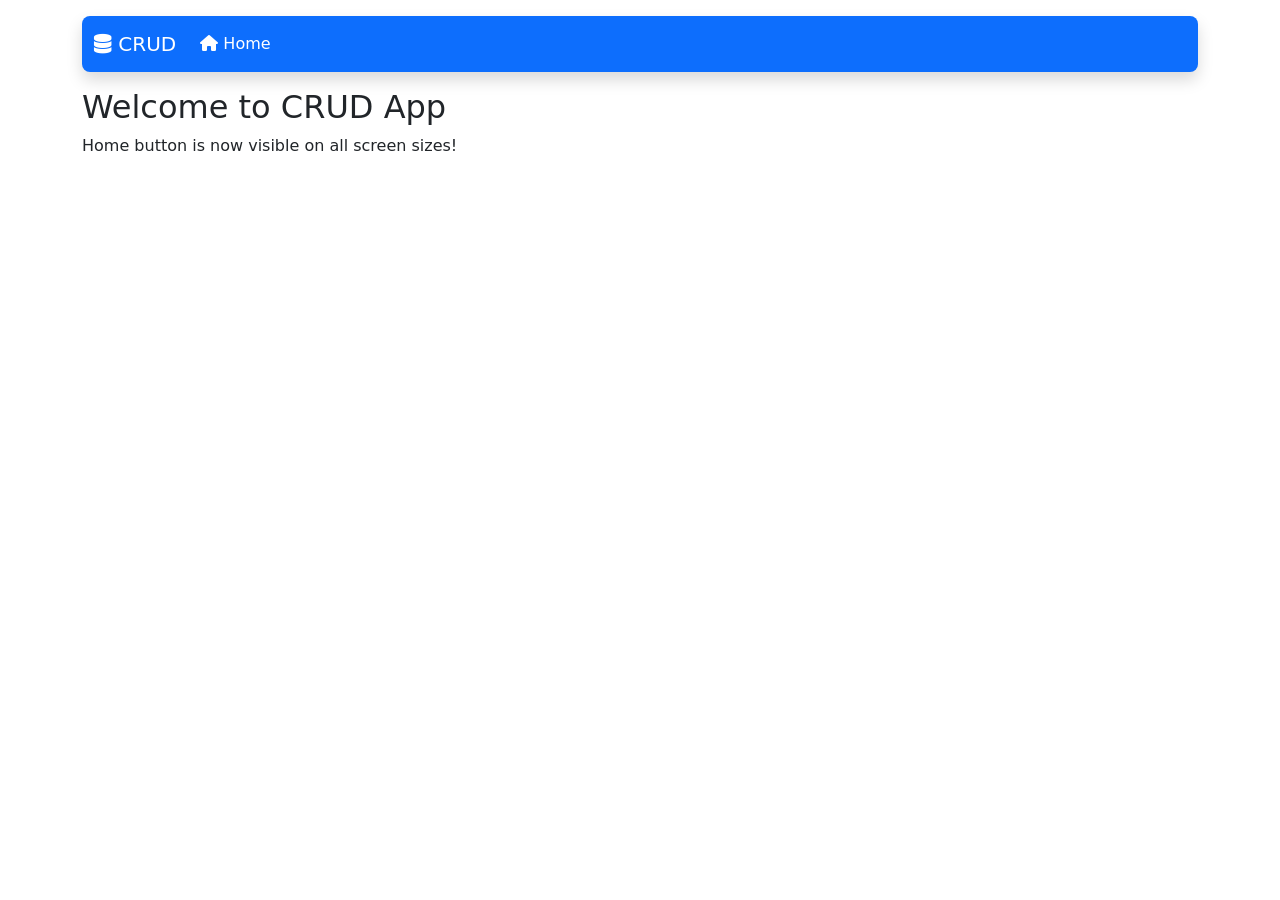
<file: 00_Comman/01_navbar_model_bs-5.html>
<!DOCTYPE html>
<html lang="en">
<head>
    <meta charset="UTF-8">
    <meta name="viewport" content="width=device-width, initial-scale=1.0">
    <title>navbar_model</title>
    <link href="https://cdn.jsdelivr.net/npm/bootstrap@5.3.0/dist/css/bootstrap.min.css" rel="stylesheet">
    <link rel="stylesheet" href="https://cdnjs.cloudflare.com/ajax/libs/font-awesome/6.5.0/css/all.min.css">
</head>
<body>
    <div class="container mt-3">
        <nav class="navbar navbar-expand-lg navbar-dark bg-primary rounded-3 shadow">
            <div class="container-fluid">
                <a class="navbar-brand" href="index.php">
                    <i class="fas fa-database"></i> CRUD
                </a>
                <button class="navbar-toggler" type="button" data-bs-toggle="collapse" data-bs-target="#navbarNav"
                    aria-controls="navbarNav" aria-expanded="false" aria-label="Toggle navigation">
                    <span class="navbar-toggler-icon"></span>
                </button>
                <div class="collapse navbar-collapse" id="navbarNav">
                    <ul class="navbar-nav">
                        <li class="nav-item">
                            <a class="nav-link active" aria-current="page" href="index.php">
                                <i class="fas fa-home"></i> Home
                            </a>
                        </li>
                    </ul>
                </div>
            </div>
        </nav>
    </div>

    <!-- Content -->
    <div class="container mt-3">
        <h2>Welcome to CRUD App</h2>
        <p>Home button is now visible on all screen sizes!</p>
    </div>

    <script src="https://cdn.jsdelivr.net/npm/bootstrap@5.3.0/dist/js/bootstrap.bundle.min.js"></script>
</body>
</html>
</file>
<file: E-Coding2GO/sidebar-menu/style.css>
@import url('https://fonts.googleapis.com/css2?family=Poppins:ital,wght@0,100;0,200;0,300;0,400;0,500;0,600;0,700;0,800;0,900;1,100;1,200;1,300;1,400;1,500;1,600;1,700;1,800;1,900&display=swap');
:root{
  --base-clr: #11121a;
  --line-clr: #42434a;
  --hover-clr: #222533;
  --text-clr: #e6e6ef;
  --accent-clr: #5e63ff;
  --secondary-text-clr: #b0b3c1;
}
*{
  margin: 0;
  padding: 0;
}
html{
  font-family: Poppins, 'Segoe UI', Tahoma, Geneva, Verdana, sans-serif;
  line-height: 1.5rem;
}
body{
  min-height: 100vh;
  min-height: 100dvh;
  background-color: var(--base-clr);
  color: var(--text-clr);
  display: grid;
  grid-template-columns: auto 1fr;
}
#sidebar{
  box-sizing: border-box;
  height: 100vh;
  width: 250px;
  padding: 5px 1em;
  background-color: var(--base-clr);
  border-right: 1px solid var(--line-clr);

  position: sticky;
  top: 0;
  align-self: start;
  transition: 300ms ease-in-out;
  overflow: hidden;
  text-wrap: nowrap;
}
#sidebar.close{
  padding: 5px;
  width: 60px;
}
#sidebar ul{
  list-style: none;
}
#sidebar > ul > li:first-child{
  display: flex;
  justify-content: flex-end;
  margin-bottom: 16px;
  .logo{
    font-weight: 600;
  }
}
#sidebar ul li.active a{
  color: var(--accent-clr);

  svg{
    fill: var(--accent-clr);
  }
}

#sidebar a, #sidebar .dropdown-btn, #sidebar .logo{
  border-radius: .5em;
  padding: .85em;
  text-decoration: none;
  color: var(--text-clr);
  display: flex;
  align-items: center;
  gap: 1em;
}
.dropdown-btn{
  width: 100%;
  text-align: left;
  background: none;
  border: none;
  font: inherit;
  cursor: pointer;
}
#sidebar svg{
  flex-shrink: 0;
  fill: var(--text-clr);
}
#sidebar a span, #sidebar .dropdown-btn span{
  flex-grow: 1;
}
#sidebar a:hover, #sidebar .dropdown-btn:hover{
  background-color: var(--hover-clr);
}
#sidebar .sub-menu{
  display: grid;
  grid-template-rows: 0fr;
  transition: 300ms ease-in-out;

  > div{
    overflow: hidden;
  }
}
#sidebar .sub-menu.show{
  grid-template-rows: 1fr;
}
.dropdown-btn svg{
  transition: 200ms ease;
}
.rotate svg:last-child{
  rotate: 180deg;
}
#sidebar .sub-menu a{
  padding-left: 2em;
}
#toggle-btn{
  margin-left: auto;
  padding: 1em;
  border: none;
  border-radius: .5em;
  background: none;
  cursor: pointer;

  svg{
    transition: rotate 150ms ease;
  }
}
#toggle-btn:hover{
  background-color: var(--hover-clr);
}

main{
  padding: min(30px, 7%);
}
main p{
  color: var(--secondary-text-clr);
  margin-top: 5px;
  margin-bottom: 15px;
}
.container{
  border: 1px solid var(--line-clr);
  border-radius: 1em;
  margin-bottom: 20px;
  padding: min(3em, 15%);

  h2, p { margin-top: 1em }
}

@media(max-width: 800px){
  body{
    grid-template-columns: 1fr;
  }
  main{
    padding: 2em 1em 60px 1em;
  }
  .container{
    border: none;
    padding: 0;
  }
  #sidebar{
    height: 60px;
    width: 100%;
    border-right: none;
    border-top: 1px solid var(--line-clr);
    padding: 0;
    position: fixed;
    top: unset;
    bottom: 0;

    > ul{
      padding: 0;
      display: grid;
      grid-auto-columns: 60px;
      grid-auto-flow: column;
      align-items: center;
      overflow-x: scroll;
    }
    ul li{
      height: 100%;
    }
    ul a, ul .dropdown-btn{
      width: 60px;
      height: 60px;
      padding: 0;
      border-radius: 0;
      justify-content: center;
    }

    ul li span, ul li:first-child, .dropdown-btn svg:last-child{
      display: none;
    }

    ul li .sub-menu.show{
      position: fixed;
      bottom: 60px;
      left: 0;
      box-sizing: border-box;
      height: 60px;
      width: 100%;
      background-color: var(--hover-clr);
      border-top: 1px solid var(--line-clr);
      display: flex;
      justify-content: center;

      > div{
        overflow-x: auto;
      }
      li{
        display: inline-flex;
      }
      a{
        box-sizing: border-box;
        padding: 1em;
        width: auto;
        justify-content: center;
      }
    }
  }
}
</file>
<file: B-H-Ngoding-Pintar/PHP-&-MySQL-CRUD-+-Bootstrap-5-on-a-single-page/CRUD-Bootstrapv5-JavaScript-Local-Storage-main/style.css>
table tr td{
    vertical-align: middle;
}

td button{
    margin: 5px;
}

td button i{
    font-size: 20px;
}


.modal-header{
    background: #0d6efd;
    color: #fff;
}

.modal-body form {
    display: flex;
    justify-content: space-between;
    align-items: flex-start;
    padding: 0;
}

.modal-body form .imgholder{
    width: 200px;
    height: 200px;
    position: relative;
    border-radius: 20px;
    overflow: hidden;
}

.imgholder .upload{
    position: absolute;
    bottom: 0;
    left: 10;
    width: 100%;
    height: 100px;
    background: rgba(0,0,0,0.3);
    display: none;
    justify-content: center;
    align-items: center;
    cursor: pointer;
}

.upload i{
    color: #fff;
    font-size: 35px;
}

.imgholder:hover .upload{
    display: flex;
}

.imgholder .upload input{
    display: none;
}

.modal-body form .inputField{
    flex-basis: 68%;
    border-left: 5px groove blue;
    padding-left: 20px;
}

form .inputField > div{
    width: 100%;
    display: flex;
    justify-content: space-between;
    align-items: center;
    margin-bottom: 20px;
}

form .inputField > div label{
    font-size: 20px;
    font-weight: 500;
}

#userForm form .inputField > div label::after{
    content: "*";
    color: red;
}

form .inputField > div input{
    width: 75%;
    padding: 10px;
    border: none;
    outline: none;
    background: transparent;
    border-bottom: 2px solid blue;
}

.modal-footer .submit{
    font-size: 18px;
}


#readData form .inputField > div input{
    color: #000;
    font-size: 18px;
}
</file>
